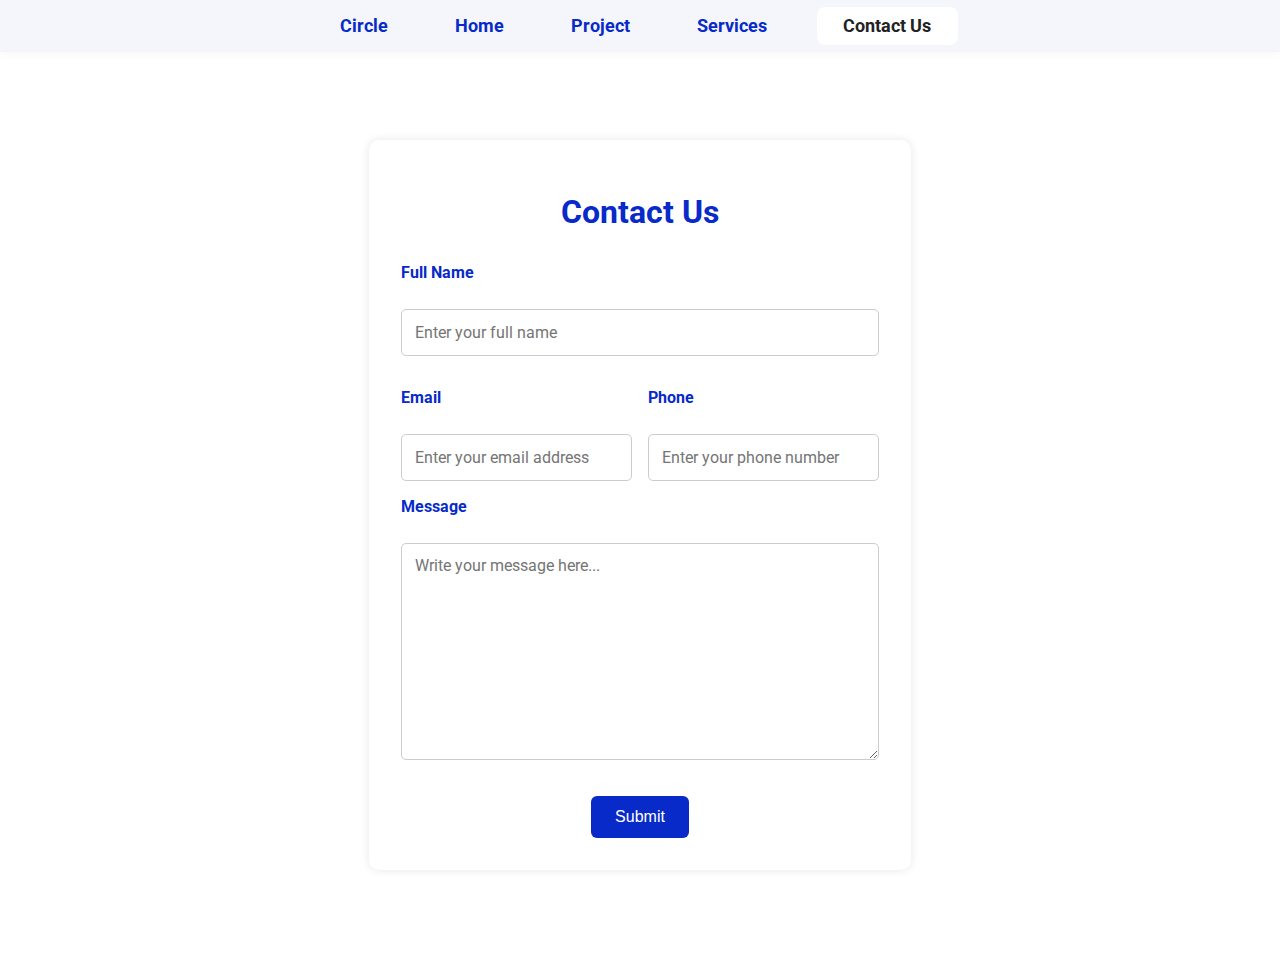
<file: project/contact.html>
<!DOCTYPE html>
<html lang="en">
<head>
  <meta charset="UTF-8" />
  <meta name="viewport" content="width=device-width, initial-scale=1.0" />
  <title>Contact Us Form</title>
  <link rel="preconnect" href="https://fonts.googleapis.com" />
  <link href="https://fonts.googleapis.com/css2?family=Roboto:wght@400;700&display=swap" rel="stylesheet" />
  <link rel="stylesheet" href="../css/global.css" />
  <link rel="stylesheet" href="../css/pages.css" />
</head>
<body>
  <header>
    <nav class="navbar">
      <ul class="navbar-menu">
  <li><a href="../index.html">Circle</a></li>
  <li><a href="../index.html">Home</a></li>
  <li><a href="1.html">Project</a></li>
  <li><a href="../index.html#services">Services</a></li>
  <li><a href="contact.html">Contact Us</a></li>
</ul>

      <!--<ul class="navbar-menu">
        <li><a href="project/index.html">Circle</a></li>
        <li><a href="project/index.html">Home</a></li>
        <li><a href="project/1.html">Project</a></li>
        <li><a href="#">Services</a></li>
       <li><a href="project/contact.html">Contact Us</a></li>
</ul>-->
    </nav>
  </header>

  <div class="container">
    <form id="form-container" method="get" class="formClass">
    <h1>Contact Us</h1>

    <div class="nameDiv">
      <label for="name">Full Name</label><br />
      <input type="text" placeholder="Enter your full name" name="name" id="name" required />
      <p id="errorName" hidden class="errorForm">Please, complete the field NAME with your name</p>
    </div>

    <div class="emailAndPhone">
      <div>
        <label for="email">Email</label><br />
        <input type="email" name="email" id="email" placeholder="Enter your email address" required />
        <p id="errorEmail" hidden class="errorForm">Please, complete the field EMAIL</p>
        <p id="errorFormatEmail" hidden class="errorForm">Invalid email</p>
      </div>
      <div>
        <label for="phone">Phone</label><br />
        <input type="text" name="phone" id="phone" placeholder="Enter your phone number" required />
        <p id="errorPhone" hidden class="errorForm">Please enter your phone number</p>
      </div>
    </div>

    <div class="messageDiv">
      <label for="message">Message</label><br />
      <textarea name="message" id="message" cols="30" rows="10" placeholder="Write your message here..." required></textarea>
      <p id="errorMessageUser" hidden class="errorForm">Write us at least 5 characters</p>
    </div>

    <div class="buttonSubmit">
      <button type="button" id="submitForm">Submit</button>
      <p class="errorForm" id="errorSubmit" hidden>PLEASE, REVIEW THE REQUIRED FIELDS</p>
    </div>

    <!-- Modal success message -->
    <div class="modal" style="display:none;">
      <div class="modal-content">
        <span class="close-button">×</span>
        <p class="modal-title">Circle Agency</p>
        <br />
        <h4>Thank you! Your form has been sent successfully!!</h4>
      </div>
    </div>
  </form>
  </div>

  <!-- Script -->
  <script src="../js/contact.js"></script>
</body>
</html>
</file>
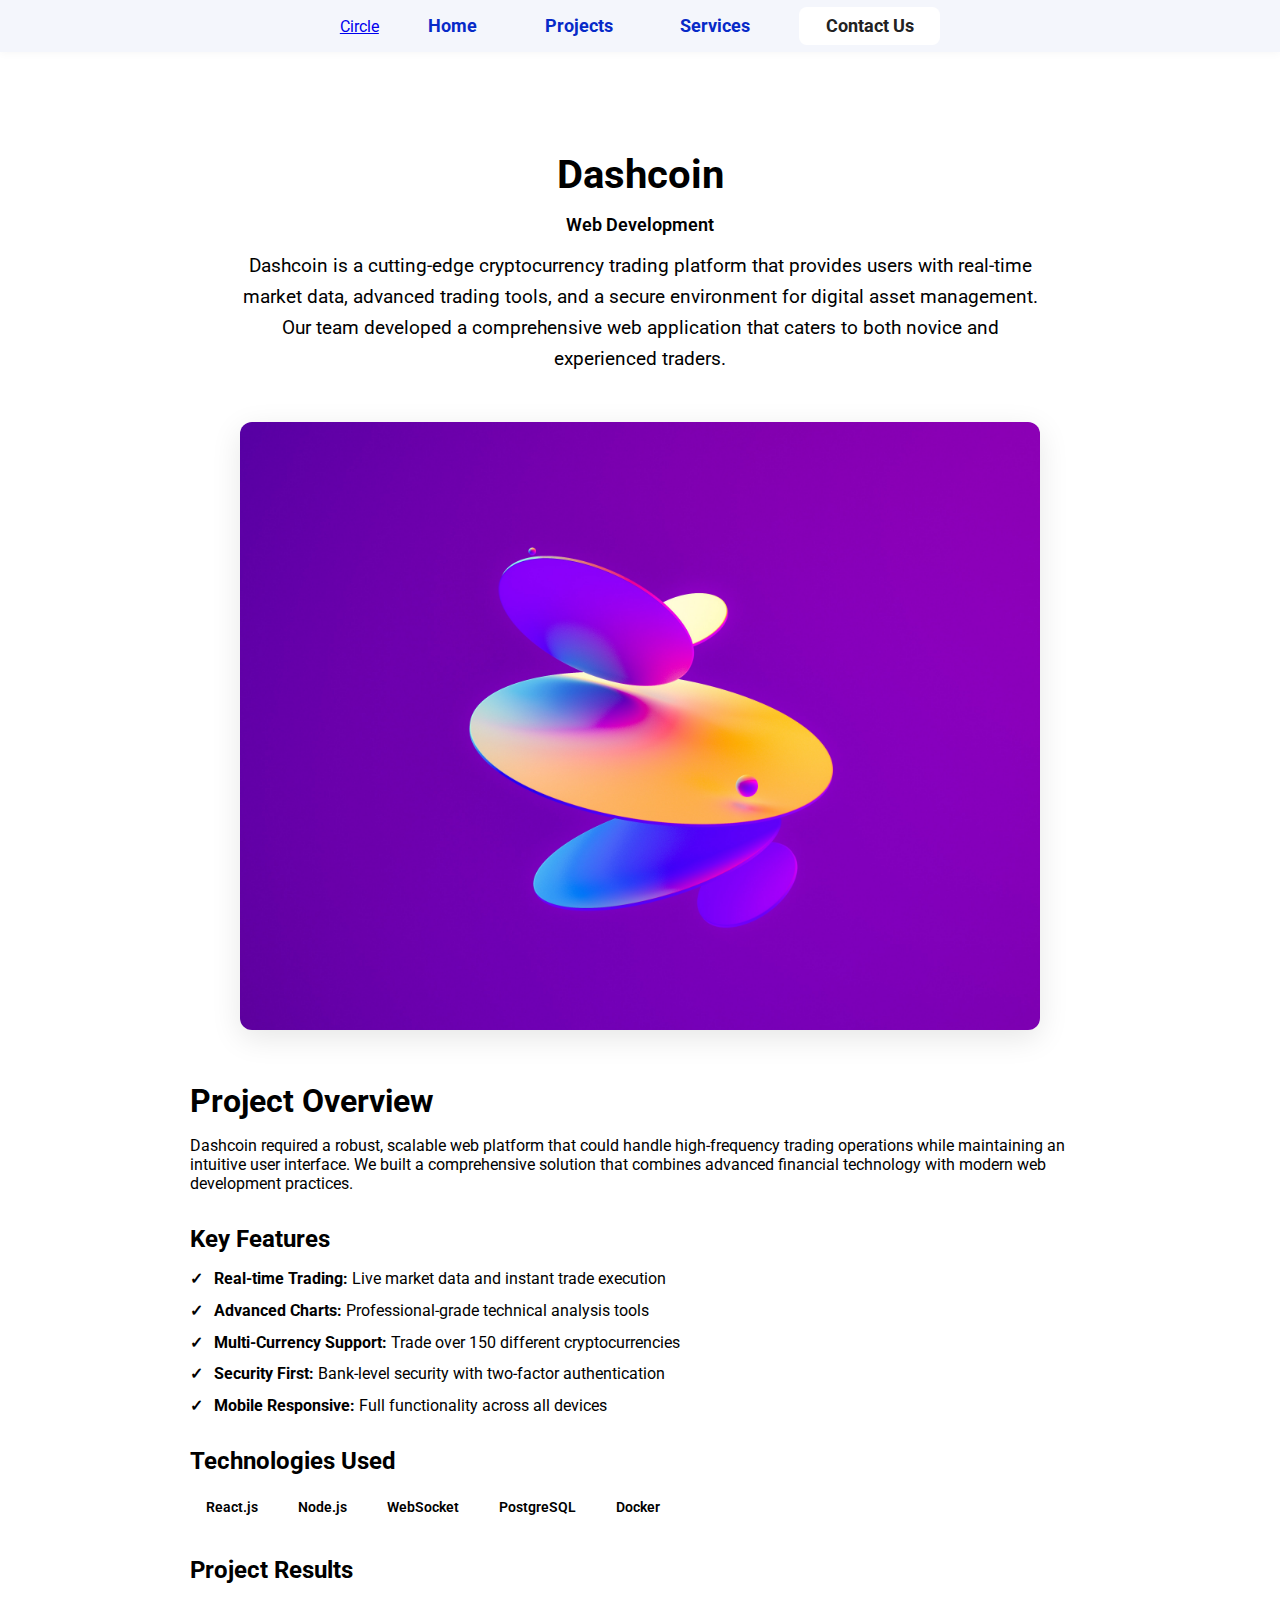
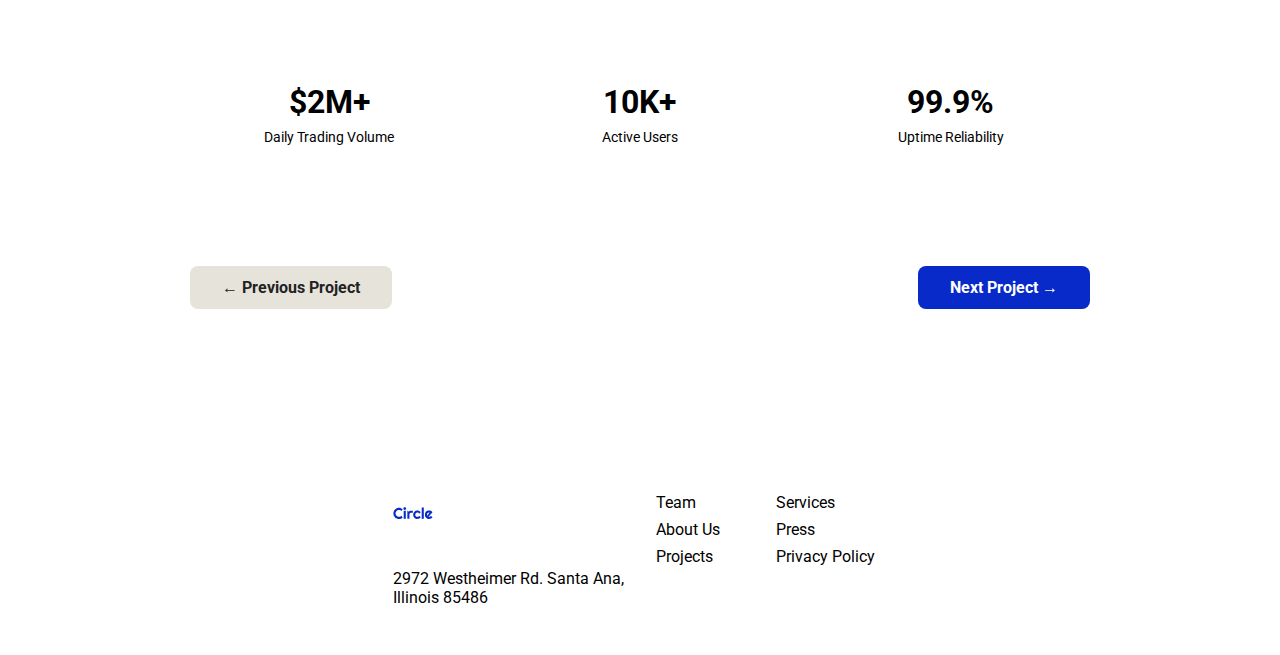
<file: project/dashcoin.html>
<!DOCTYPE html>
<html lang="en">
<head>
  <meta charset="UTF-8" />
  <meta name="viewport" content="width=device-width, initial-scale=1.0" />
  <title>Dashcoin - Circle Agency</title>
  <link rel="preconnect" href="https://fonts.googleapis.com">
  <link href="https://fonts.googleapis.com/css2?family=Roboto:wght@400;700&display=swap" rel="stylesheet">
  <link rel="stylesheet" href="../css/global.css" />
  <link rel="stylesheet" href="../css/pages.css" />
</head>
<body>
<header>
  <nav class="navbar">
    <div class="navbar-brand">
      <a href="../index.html">Circle</a>
    </div>
    <button class="hamburger" id="hamburger">
      <span class="bar"></span>
      <span class="bar"></span>
      <span class="bar"></span>
    </button>
    <ul class="navbar-menu" id="navbar-menu">
      <li><a href="../index.html">Home</a></li>
      <li><a href="../index.html#projects">Projects</a></li>
      <li><a href="../index.html#services">Services</a></li>
      <li><a href="contact.html" class="contact-btn">Contact Us</a></li>
    </ul>
  </nav>
</header>

<div class="container">
  <section class="project-detail">
    <div class="project-header">
      <h1>Dashcoin</h1>
      <p class="project-category">Web Development</p>
      <p class="project-description">
        Dashcoin is a cutting-edge cryptocurrency trading platform that provides users with real-time market data, 
        advanced trading tools, and a secure environment for digital asset management. Our team developed a 
        comprehensive web application that caters to both novice and experienced traders.
      </p>
    </div>

    <div class="project-image-main">
      <img src="../assets/projects-section/2.jpg" alt="Dashcoin Trading Platform" />
    </div>

    <div class="project-content">
      <div class="project-info">
        <h2>Project Overview</h2>
        <p>
          Dashcoin required a robust, scalable web platform that could handle high-frequency trading operations 
          while maintaining an intuitive user interface. We built a comprehensive solution that combines 
          advanced financial technology with modern web development practices.
        </p>

        <h3>Key Features</h3>
        <ul>
          <li><strong>Real-time Trading:</strong> Live market data and instant trade execution</li>
          <li><strong>Advanced Charts:</strong> Professional-grade technical analysis tools</li>
          <li><strong>Multi-Currency Support:</strong> Trade over 150 different cryptocurrencies</li>
          <li><strong>Security First:</strong> Bank-level security with two-factor authentication</li>
          <li><strong>Mobile Responsive:</strong> Full functionality across all devices</li>
        </ul>

        <h3>Technologies Used</h3>
        <div class="tech-stack">
          <span class="tech-tag">React.js</span>
          <span class="tech-tag">Node.js</span>
          <span class="tech-tag">WebSocket</span>
          <span class="tech-tag">PostgreSQL</span>
          <span class="tech-tag">Docker</span>
        </div>

        <h3>Project Results</h3>
        <div class="project-stats">
          <div class="stat">
            <h4>$2M+</h4>
            <p>Daily Trading Volume</p>
          </div>
          <div class="stat">
            <h4>10K+</h4>
            <p>Active Users</p>
          </div>
          <div class="stat">
            <h4>99.9%</h4>
            <p>Uptime Reliability</p>
          </div>
        </div>
      </div>
    </div>

    <div class="project-navigation">
      <a href="simplify.html" class="btn secondary">← Previous Project</a>
      <a href="smart.html" class="btn primary">Next Project →</a>
    </div>
  </section>
</div>

<footer class="site-footer container">
  <div class="footer-container">
    <div class="footer-brand">
      <img src="../assets/logos/circle.svg" alt="Circle Logo" class="footer-logo">
      <p>2972 Westheimer Rd. Santa Ana,<br>Illinois 85486</p>
    </div>
    <div class="footer-links">
      <ul>
        <li><a href="#">Team</a></li>
        <li><a href="../index.html#services">Services</a></li>
        <li><a href="#">About Us</a></li>
        <li><a href="#">Press</a></li>
        <li><a href="../index.html#projects">Projects</a></li>
        <li><a href="#">Privacy Policy</a></li>
      </ul>
    </div>
  </div>
</footer>

<script src="../js/main.js"></script>
</body>
</html>
</file>
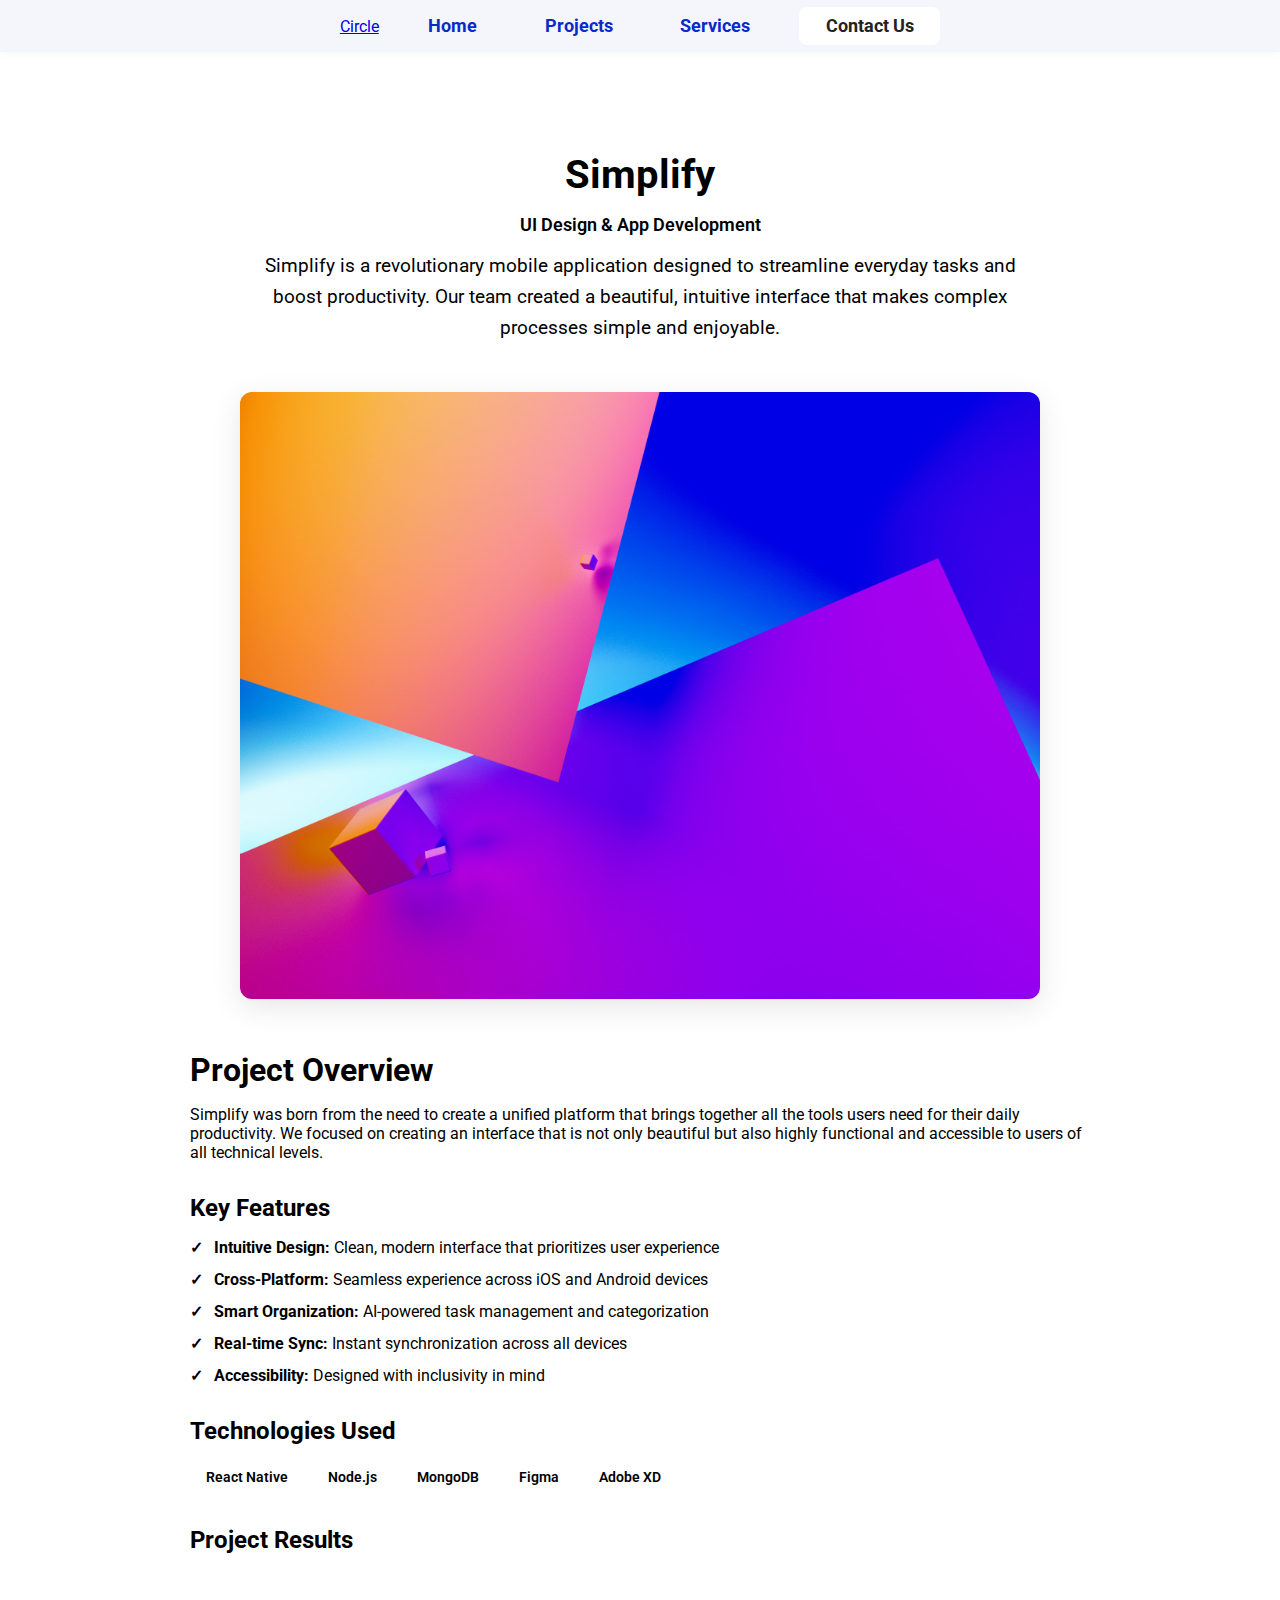
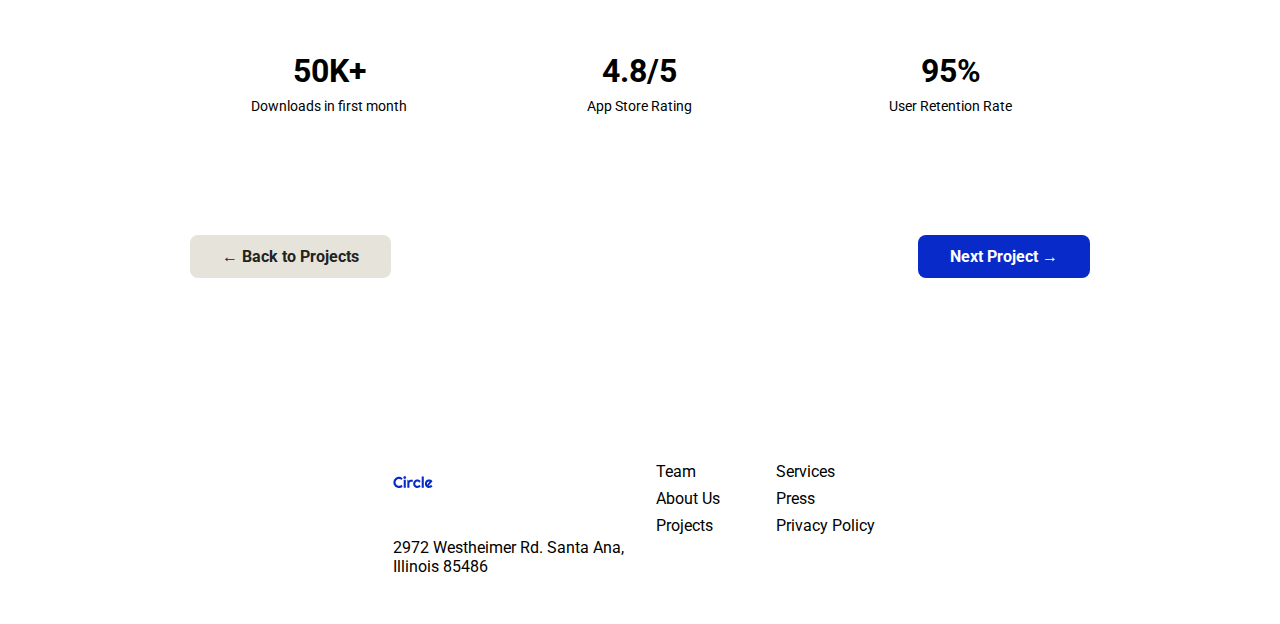
<file: project/simplify.html>
<!DOCTYPE html>
<html lang="en">
<head>
  <meta charset="UTF-8" />
  <meta name="viewport" content="width=device-width, initial-scale=1.0" />
  <title>Simplify - Circle Agency</title>
  <link rel="preconnect" href="https://fonts.googleapis.com">
  <link href="https://fonts.googleapis.com/css2?family=Roboto:wght@400;700&display=swap" rel="stylesheet">
  <link rel="stylesheet" href="../css/global.css" />
  <link rel="stylesheet" href="../css/pages.css" />
</head>
<body>
<header>
  <nav class="navbar">
    <div class="navbar-brand">
      <a href="index.html">Circle</a>
    </div>
    <button class="hamburger" id="hamburger">
      <span class="bar"></span>
      <span class="bar"></span>
      <span class="bar"></span>
    </button>
    <ul class="navbar-menu" id="navbar-menu">
      <li><a href="index.html">Home</a></li>
      <li><a href="index.html#projects">Projects</a></li>
      <li><a href="index.html#services">Services</a></li>
      <li><a href="contact.html" class="contact-btn">Contact Us</a></li>
    </ul>
  </nav>
</header>

<div class="container">
  <section class="project-detail">
    <div class="project-header">
      <h1>Simplify</h1>
      <p class="project-category">UI Design & App Development</p>
      <p class="project-description">
        Simplify is a revolutionary mobile application designed to streamline everyday tasks and boost productivity. 
        Our team created a beautiful, intuitive interface that makes complex processes simple and enjoyable.
      </p>
    </div>

    <div class="project-image-main">
      <img src="../assets/projects-section/1.jpg" alt="Simplify App Interface" />
    </div>

    <div class="project-content">
      <div class="project-info">
        <h2>Project Overview</h2>
        <p>
          Simplify was born from the need to create a unified platform that brings together all the tools users need 
          for their daily productivity. We focused on creating an interface that is not only beautiful but also highly 
          functional and accessible to users of all technical levels.
        </p>

        <h3>Key Features</h3>
        <ul>
          <li><strong>Intuitive Design:</strong> Clean, modern interface that prioritizes user experience</li>
          <li><strong>Cross-Platform:</strong> Seamless experience across iOS and Android devices</li>
          <li><strong>Smart Organization:</strong> AI-powered task management and categorization</li>
          <li><strong>Real-time Sync:</strong> Instant synchronization across all devices</li>
          <li><strong>Accessibility:</strong> Designed with inclusivity in mind</li>
        </ul>

        <h3>Technologies Used</h3>
        <div class="tech-stack">
          <span class="tech-tag">React Native</span>
          <span class="tech-tag">Node.js</span>
          <span class="tech-tag">MongoDB</span>
          <span class="tech-tag">Figma</span>
          <span class="tech-tag">Adobe XD</span>
        </div>

        <h3>Project Results</h3>
        <div class="project-stats">
          <div class="stat">
            <h4>50K+</h4>
            <p>Downloads in first month</p>
          </div>
          <div class="stat">
            <h4>4.8/5</h4>
            <p>App Store Rating</p>
          </div>
          <div class="stat">
            <h4>95%</h4>
            <p>User Retention Rate</p>
          </div>
        </div>
      </div>
    </div>

    <div class="project-navigation">
      <a href="index.html#projects" class="btn secondary">← Back to Projects</a>
      <a href="dashcoin.html" class="btn primary">Next Project →</a>
    </div>
  </section>
</div>

<footer class="site-footer container">
  <div class="footer-container">
    <div class="footer-brand">
      <img src="../assets/logos/circle.svg" alt="Circle Logo" class="footer-logo">
      <p>2972 Westheimer Rd. Santa Ana,<br>Illinois 85486</p>
    </div>
    <div class="footer-links">
      <ul>
        <li><a href="#">Team</a></li>
        <li><a href="index.html#services">Services</a></li>
        <li><a href="#">About Us</a></li>
        <li><a href="#">Press</a></li>
        <li><a href="index.html#projects">Projects</a></li>
        <li><a href="#">Privacy Policy</a></li>
      </ul>
    </div>
  </div>
</footer>

<script src="../js/main.js"></script>
</body>
</html>
</file>
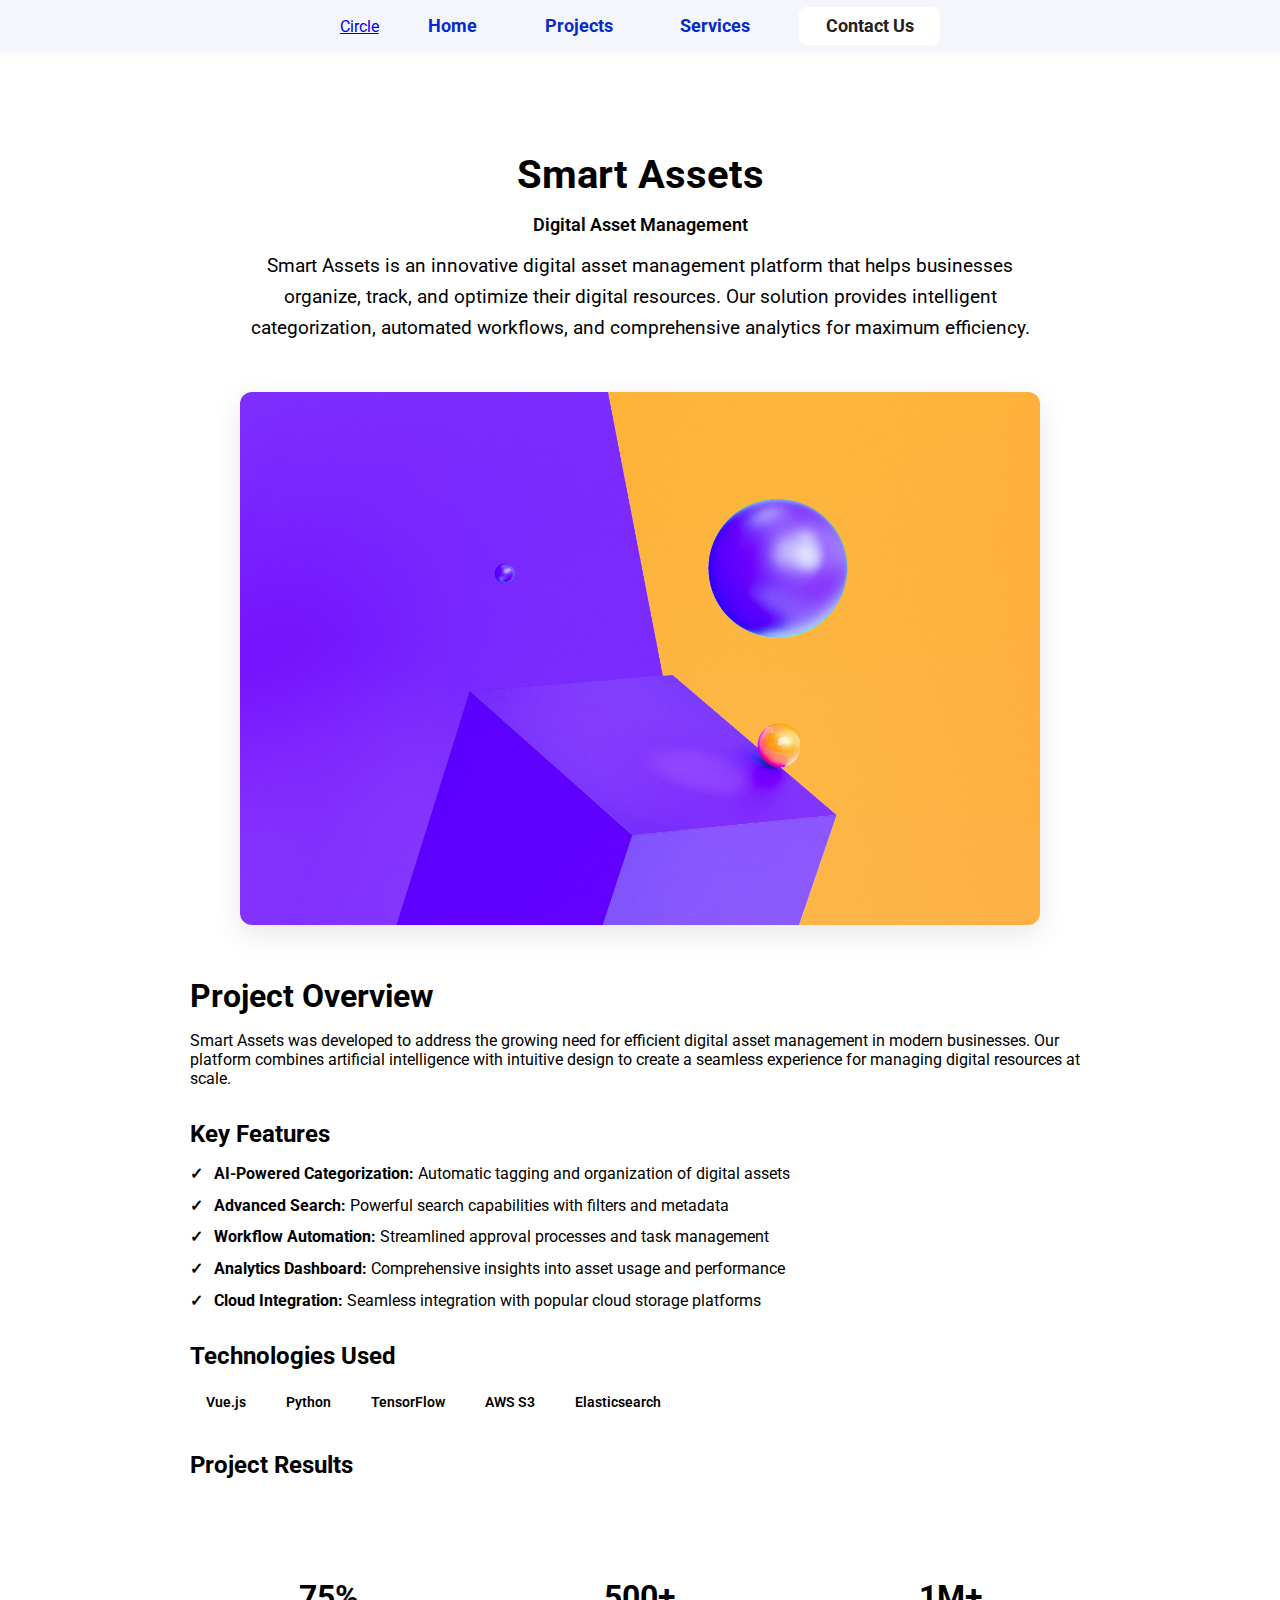
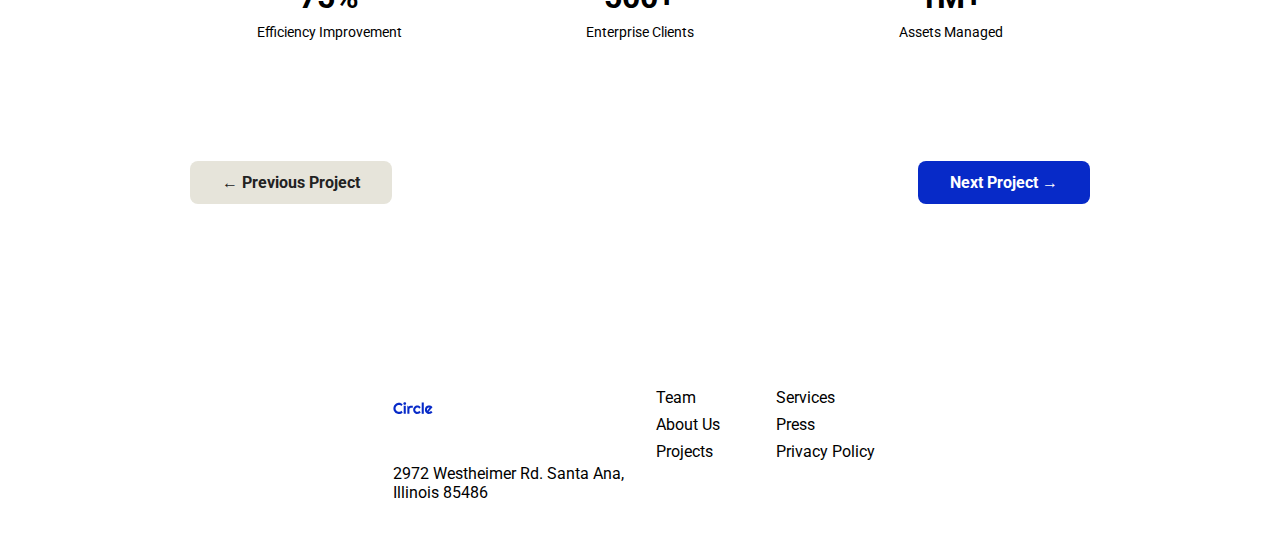
<file: project/smart.html>
<!DOCTYPE html>
<html lang="en">
<head>
  <meta charset="UTF-8" />
  <meta name="viewport" content="width=device-width, initial-scale=1.0" />
  <title>Smart Assets - Circle Agency</title>
  <link rel="preconnect" href="https://fonts.googleapis.com">
  <link href="https://fonts.googleapis.com/css2?family=Roboto:wght@400;700&display=swap" rel="stylesheet">
  <link rel="stylesheet" href="../css/global.css" />
  <link rel="stylesheet" href="../css/pages.css" />
</head>
<body>
<header>
  <nav class="navbar">
    <div class="navbar-brand">
      <a href="../index.html">Circle</a>
    </div>
    <button class="hamburger" id="hamburger">
      <span class="bar"></span>
      <span class="bar"></span>
      <span class="bar"></span>
    </button>
    <ul class="navbar-menu" id="navbar-menu">
      <li><a href="../index.html">Home</a></li>
      <li><a href="../index.html#projects">Projects</a></li>
      <li><a href="../index.html#services">Services</a></li>
      <li><a href="contact.html" class="contact-btn">Contact Us</a></li>
    </ul>
  </nav>
</header>

<div class="container">
  <section class="project-detail">
    <div class="project-header">
      <h1>Smart Assets</h1>
      <p class="project-category">Digital Asset Management</p>
      <p class="project-description">
        Smart Assets is an innovative digital asset management platform that helps businesses organize, 
        track, and optimize their digital resources. Our solution provides intelligent categorization, 
        automated workflows, and comprehensive analytics for maximum efficiency.
      </p>
    </div>

    <div class="project-image-main">
      <img src="../assets/projects-section/3.jpg" alt="Smart Assets Platform" />
    </div>

    <div class="project-content">
      <div class="project-info">
        <h2>Project Overview</h2>
        <p>
          Smart Assets was developed to address the growing need for efficient digital asset management 
          in modern businesses. Our platform combines artificial intelligence with intuitive design 
          to create a seamless experience for managing digital resources at scale.
        </p>

        <h3>Key Features</h3>
        <ul>
          <li><strong>AI-Powered Categorization:</strong> Automatic tagging and organization of digital assets</li>
          <li><strong>Advanced Search:</strong> Powerful search capabilities with filters and metadata</li>
          <li><strong>Workflow Automation:</strong> Streamlined approval processes and task management</li>
          <li><strong>Analytics Dashboard:</strong> Comprehensive insights into asset usage and performance</li>
          <li><strong>Cloud Integration:</strong> Seamless integration with popular cloud storage platforms</li>
        </ul>

        <h3>Technologies Used</h3>
        <div class="tech-stack">
          <span class="tech-tag">Vue.js</span>
          <span class="tech-tag">Python</span>
          <span class="tech-tag">TensorFlow</span>
          <span class="tech-tag">AWS S3</span>
          <span class="tech-tag">Elasticsearch</span>
        </div>

        <h3>Project Results</h3>
        <div class="project-stats">
          <div class="stat">
            <h4>75%</h4>
            <p>Efficiency Improvement</p>
          </div>
          <div class="stat">
            <h4>500+</h4>
            <p>Enterprise Clients</p>
          </div>
          <div class="stat">
            <h4>1M+</h4>
            <p>Assets Managed</p>
          </div>
        </div>
      </div>
    </div>

    <div class="project-navigation">
      <a href="dashcoin.html" class="btn secondary">← Previous Project</a>
      <a href="vectorify.html" class="btn primary">Next Project →</a>
    </div>
  </section>
</div>

<footer class="site-footer container">
  <div class="footer-container">
    <div class="footer-brand">
      <img src="../assets/logos/circle.svg" alt="Circle Logo" class="footer-logo">
      <p>2972 Westheimer Rd. Santa Ana,<br>Illinois 85486</p>
    </div>
    <div class="footer-links">
      <ul>
        <li><a href="#">Team</a></li>
        <li><a href="../index.html#services">Services</a></li>
        <li><a href="#">About Us</a></li>
        <li><a href="#">Press</a></li>
        <li><a href="../index.html#projects">Projects</a></li>
        <li><a href="#">Privacy Policy</a></li>
      </ul>
    </div>
  </div>
</footer>

<script src="../js/main.js"></script>
</body>
</html>
</file>
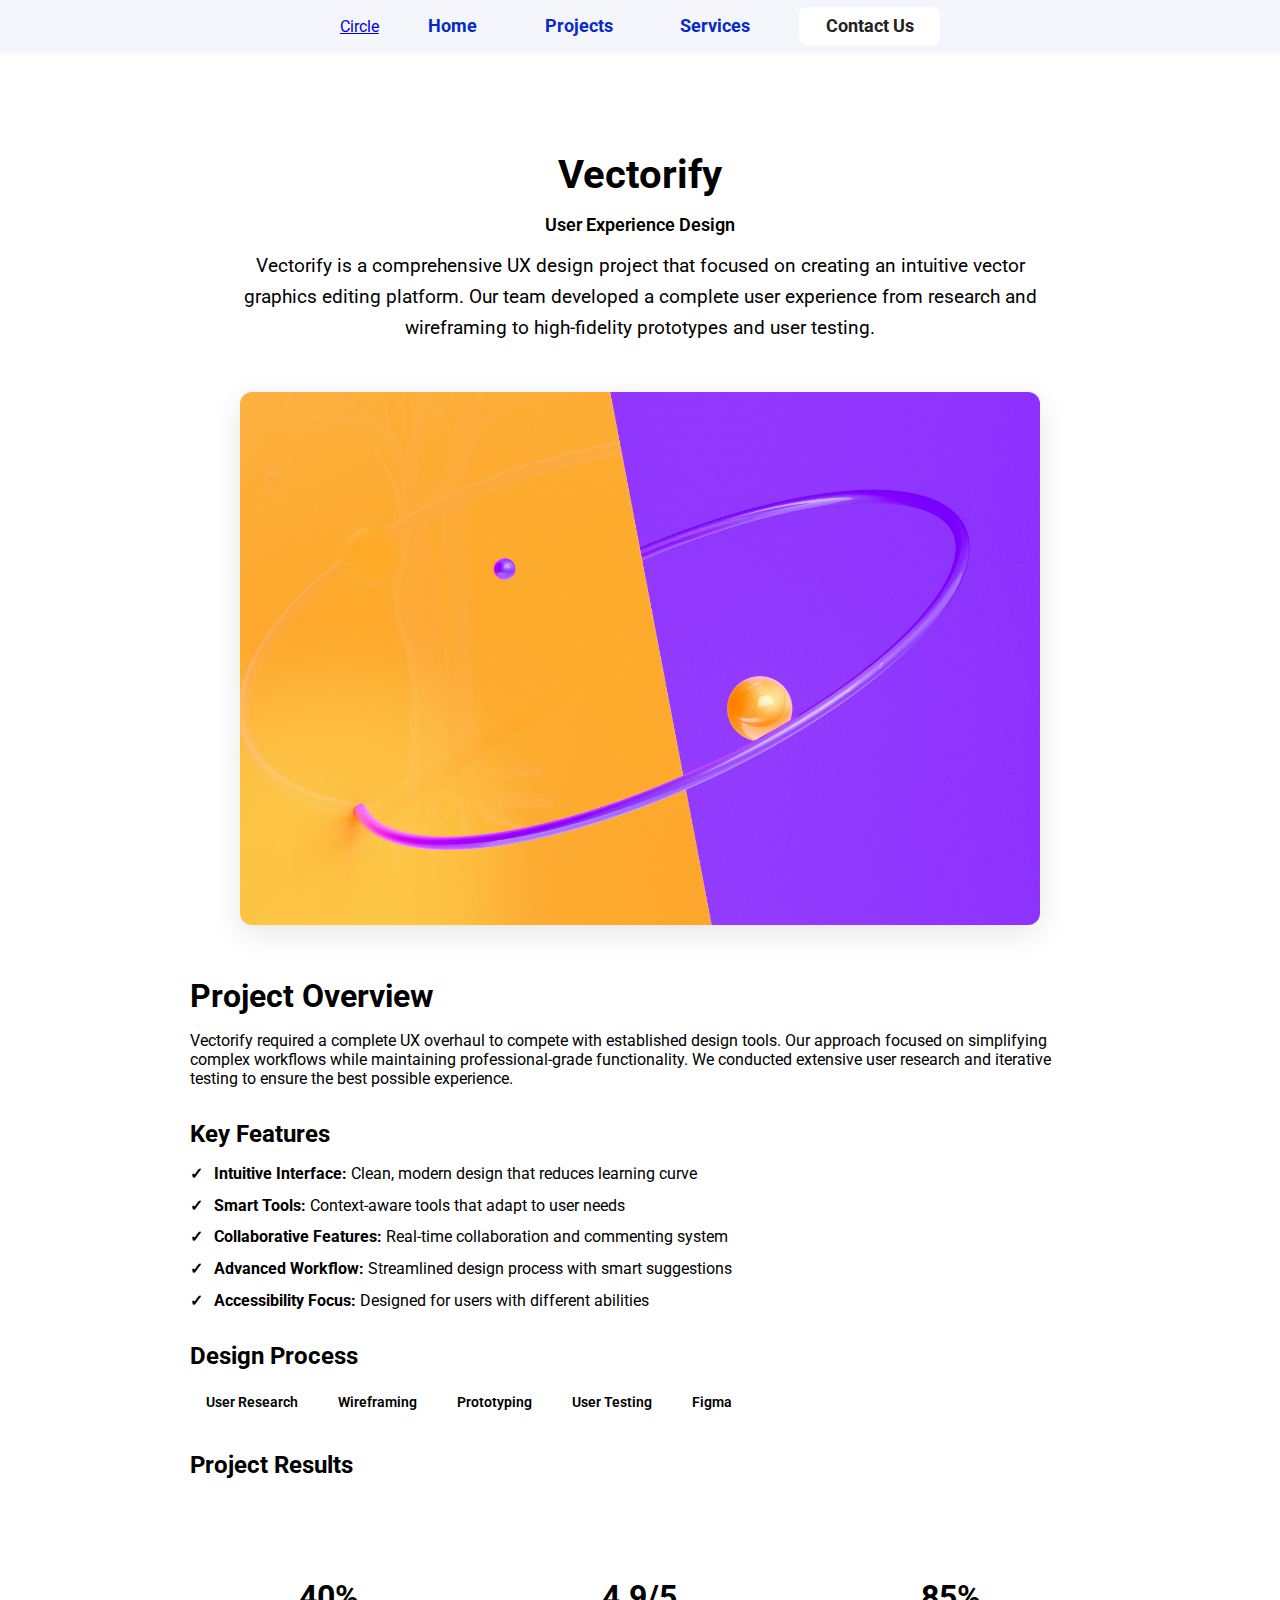
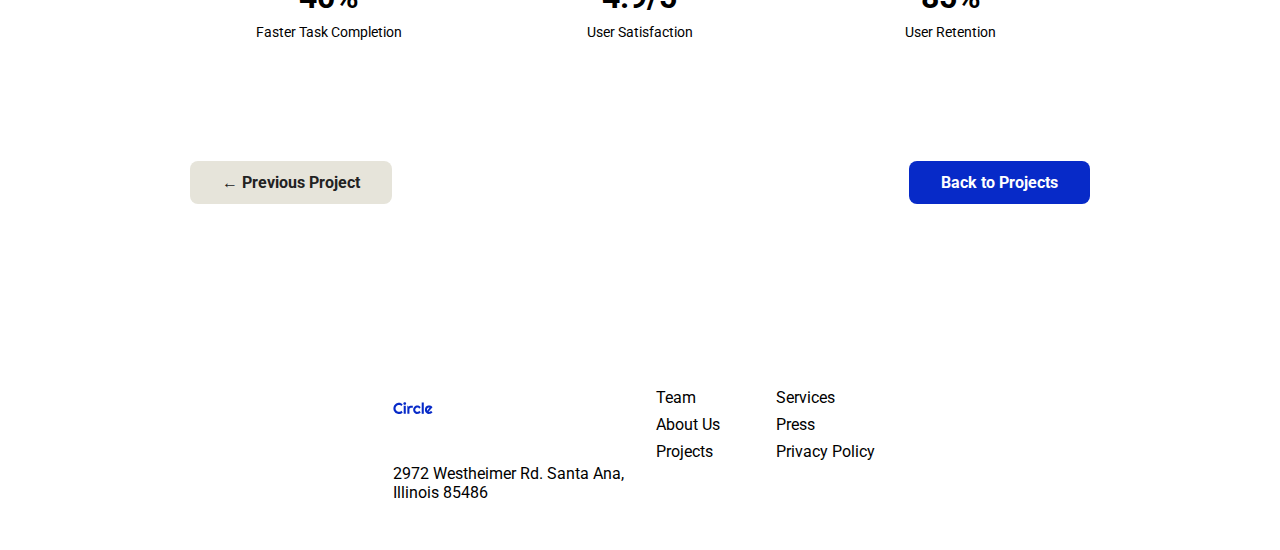
<file: project/vectorify.html>
<!DOCTYPE html>
<html lang="en">
<head>
  <meta charset="UTF-8" />
  <meta name="viewport" content="width=device-width, initial-scale=1.0" />
  <title>Vectorify - Circle Agency</title>
  <link rel="preconnect" href="https://fonts.googleapis.com">
  <link href="https://fonts.googleapis.com/css2?family=Roboto:wght@400;700&display=swap" rel="stylesheet">
  <link rel="stylesheet" href="../css/global.css" />
  <link rel="stylesheet" href="../css/pages.css" />
</head>
<body>
<header>
  <nav class="navbar">
    <div class="navbar-brand">
      <a href="index.html">Circle</a>
    </div>
    <button class="hamburger" id="hamburger">
      <span class="bar"></span>
      <span class="bar"></span>
      <span class="bar"></span>
    </button>
    <ul class="navbar-menu" id="navbar-menu">
      <li><a href="index.html">Home</a></li>
      <li><a href="index.html#projects">Projects</a></li>
      <li><a href="index.html#services">Services</a></li>
      <li><a href="contact.html" class="contact-btn">Contact Us</a></li>
    </ul>
  </nav>
</header>

<div class="container">
  <section class="project-detail">
    <div class="project-header">
      <h1>Vectorify</h1>
      <p class="project-category">User Experience Design</p>
      <p class="project-description">
        Vectorify is a comprehensive UX design project that focused on creating an intuitive vector graphics 
        editing platform. Our team developed a complete user experience from research and wireframing to 
        high-fidelity prototypes and user testing.
      </p>
    </div>

    <div class="project-image-main">
      <img src="../assets/projects-section/4.jpg" alt="Vectorify UX Design" />
    </div>

    <div class="project-content">
      <div class="project-info">
        <h2>Project Overview</h2>
        <p>
          Vectorify required a complete UX overhaul to compete with established design tools. Our approach 
          focused on simplifying complex workflows while maintaining professional-grade functionality. 
          We conducted extensive user research and iterative testing to ensure the best possible experience.
        </p>

        <h3>Key Features</h3>
        <ul>
          <li><strong>Intuitive Interface:</strong> Clean, modern design that reduces learning curve</li>
          <li><strong>Smart Tools:</strong> Context-aware tools that adapt to user needs</li>
          <li><strong>Collaborative Features:</strong> Real-time collaboration and commenting system</li>
          <li><strong>Advanced Workflow:</strong> Streamlined design process with smart suggestions</li>
          <li><strong>Accessibility Focus:</strong> Designed for users with different abilities</li>
        </ul>

        <h3>Design Process</h3>
        <div class="tech-stack">
          <span class="tech-tag">User Research</span>
          <span class="tech-tag">Wireframing</span>
          <span class="tech-tag">Prototyping</span>
          <span class="tech-tag">User Testing</span>
          <span class="tech-tag">Figma</span>
        </div>

        <h3>Project Results</h3>
        <div class="project-stats">
          <div class="stat">
            <h4>40%</h4>
            <p>Faster Task Completion</p>
          </div>
          <div class="stat">
            <h4>4.9/5</h4>
            <p>User Satisfaction</p>
          </div>
          <div class="stat">
            <h4>85%</h4>
            <p>User Retention</p>
          </div>
        </div>
      </div>
    </div>

    <div class="project-navigation">
      <a href="smart.html" class="btn secondary">← Previous Project</a>
      <a href="index.html#projects" class="btn primary">Back to Projects</a>
    </div>
  </section>
</div>

<footer class="site-footer container">
  <div class="footer-container">
    <div class="footer-brand">
      <img src="../assets/logos/circle.svg" alt="Circle Logo" class="footer-logo">
      <p>2972 Westheimer Rd. Santa Ana,<br>Illinois 85486</p>
    </div>
    <div class="footer-links">
      <ul>
        <li><a href="#">Team</a></li>
        <li><a href="index.html#services">Services</a></li>
        <li><a href="#">About Us</a></li>
        <li><a href="#">Press</a></li>
        <li><a href="index.html#projects">Projects</a></li>
        <li><a href="#">Privacy Policy</a></li>
      </ul>
    </div>
  </div>
</footer>

<script src="../js/main.js"></script>
</body>
</html>
</file>
<file: css/global.css>
root {
  /* Brand palette */
  --primary:         #072ac8;
  --primary-light:   #a2d6f9;
  --primary-lighter: #d1edff;
  --secondary-light: #fce300;
  --secondary-dark:  #ffc600;

 /* Neutrals */
  --neutral-light:   #f4f6fc;
  --neutral-medium:  #6b708d;
  --neutral-dark:    #292e47;

  /* Semantic */
  --wrong:           #b33a3a;
  --right:           #28a428;

  --white:           #ffffff;
  --black:           #000000;
  --background:      #f2f4fc;
}

/* Box-sizing reset */
*, *::before, *::after { box-sizing: border-box; }

/* Remove default margins */
html, body { margin: 0; padding: 0; }

body {
  font-family: "Roboto", sans-serif;
  color: var(--neutral-dark);
  background: var(--background);
}
/* Reusable wrapper */
.container {
  max-width: 1200px;
  margin: 0 auto;
  padding-inline: 1rem;
}
/* Typography scale – mobile first */
h1 { font-size: 2rem;   font-weight: 700; }
h2 { font-size: 1.5rem; font-weight: 700; }
h3 { font-size: 1.25rem; }
h4 { font-size: 1.125rem; }
/* body is already 1rem */

/* ≥768 px (tablet) */
@media (min-width: 768px) {
  h1 { font-size: 2.5rem; }
  h2 { font-size: 2rem; }
  h3 { font-size: 1.5rem; }
  h4 { font-size: 1.25rem; }
}
.body::before {
  content: "";
  position: fixed;
  top: 0; left: 0; right: 0; bottom: 0;
  pointer-events: none;
  z-index: 0;
  background-image:
    radial-gradient(white 1px, transparent 1px),
    radial-gradient(white 1.5px, transparent 1.5px),
    radial-gradient(white 0.5px, transparent 0.5px);
  background-size: 80px 80px, 120px 120px, 200px 200px;
  background-position: 0 0, 40px 60px, 100px 120px;
  opacity: 0.7;
}
.navbar {
  display: flex;
  align-items: center;
  justify-content: center;
  background: var(--primary, #f4f6fc);
  padding: 1rem 2rem;
  box-shadow: 0 2px 8px rgba(0,0,0,0.03);
  gap: 2rem;
}

.navbar-menu {
  display: flex;
  gap: 2rem;
  list-style: none;
  margin: 0;
  padding: 0;
}

.navbar-menu li a {
  color: #072ac8;
  text-decoration: none;
  font-weight: 700;
  font-size: 1.1rem;
  transition: color 0.2s;
  padding: 0.5em 1em;
  border-radius: 6px;
}

.navbar-menu li a:hover {
  background: var(--primary-light, #a2d6f9);
  color: var(--primary, #072ac8);
}

.navbar-menu li:last-child a {
  background: var(--secondary-dark, #fff);
  color: #222;
  border-radius: 8px;
  font-weight: 700;
  padding: 0.5em 1.5em;
  transition: background 0.2s, color 0.2s;
}

.navbar-menu li:last-child a:hover {
  background: var(--secondary-light, #fce300);
  color: #222;
}

/* Hero section styles */
.hero {
  display: flex;
  align-items: center;
  justify-content: center;
  gap: 48px;
  padding: 60px 0 40px 0;
  max-width: 1200px;
  margin: 0 auto;
  z-index: 2;
  position: relative;
}

.hero-image img {
  width: 500px;
  max-width: 50vw;
  height: auto;
}

.hero-content {
  max-width: 480px;
  display: flex;
  flex-direction: column;
  gap: 24px;
}

.hero-content h1 {
  font-size: 2.5rem;
  font-weight: 800;
  color: var(--primary, #072ac8);
  margin: 0 0 12px 0;
}

.hero-content p {
  font-size: 1.2rem;
  color: var(--neutral-dark, #292e47);
  margin: 0 0 24px 0;
}

.hero-buttons {
  display: flex;
  gap: 18px;
}

.btn {
  padding: 0.75em 2em;
  border-radius: 8px;
  font-weight: 700;
  text-decoration: none;
  font-size: 1rem;
  transition: background 0.2s, color 0.2s;
  display: inline-block;
}

.btn.primary {
  background: var(--primary, #072ac8);
  color: #fff;
}

.btn.secondary {
  background: var(--secondary-dark, #e6e4da);
  color: #222;
}

.btn.primary:hover {
  background: var(--primary-light, #a2d6f9);
  color: #072ac8;
}

.btn.secondary:hover {
  background: var(--secondary-light, #fce300);
  color: #222;
}

/* Responsive */
@media (max-width: 900px) {
  .hero {
    flex-direction: column;
    gap: 32px;
    padding: 32px 0;
    text-align: center;
  }
  .hero-image img {
    width: 90vw;
    max-width: 340px;
    margin: 0 auto;
  }
  .hero-content {
    align-items: center;
  }
}
.container {
  display: flex;
  flex-wrap: wrap;
  justify-content: center;
  gap: 24px;
  padding: 40px 20px;
  z-index: 1;
  position: relative;
}

.projects-grid {
  display: grid;
  grid-template-columns: repeat(auto-fit, minmax(320px, 1fr));
  gap: 32px;
  width: 100vw;
  margin-left: 50%;
  transform: translateX(-50%);
  box-sizing: border-box;
  padding: 32px 0;
}

.project-card, .card {
  background: #fff;
  border-radius: 18px;
  box-shadow: 0 4px 24px rgba(7, 42, 200, 0.08), 0 1.5px 6px rgba(0,0,0,0.04);
  overflow: hidden;
  display: flex;
  flex-direction: column;
  align-items: center;
  padding: 24px 18px;
  transition: box-shadow 0.2s;
}

.project-card:hover, .card:hover {
  box-shadow: 0 8px 32px rgba(7, 42, 200, 0.16), 0 3px 12px rgba(0,0,0,0.08);
}
 


.empresas {
  display: grid;
  grid-template-columns: repeat(auto-fit, minmax(140px, 1fr));
  gap: 32px;
  align-items: center;
  justify-items: center;
  padding: 32px 0;
  width: 100vw;
  margin-left: 50%;
  transform: translateX(-50%);
  box-sizing: border-box;
}

.empresas img {
  max-width: 120px;
  width: 100%;
  max-height: 70px;
  object-fit: contain;
  filter: grayscale(1);
  transition: filter 0.3s;
}


@media (max-width: 768px) {
  .nav-list { position: fixed; inset: 0 0 0 60%; flex-direction: column; padding: 4rem 1rem; background:#fff; transform: translateX(100%); transition: transform .3s; }
  .nav-list.open { transform: translateX(0); }
  .nav-toggle { display: block; }
  .nav-toggle.open .bar:nth-child(1) { transform: translateY(7px) rotate(45deg); }
  .nav-toggle.open .bar:nth-child(2) { opacity: 0; }
  .nav-toggle.open .bar:nth-child(3) { transform: translateY(-7px) rotate(-45deg); }

}

.client-review {
  background: #292e47;
  border-radius: 16px;
  box-shadow: 0 4px 24px rgba(7, 42, 200, 0.08), 0 1.5px 6px rgba(0,0,0,0.04);
  padding: 32px 40px;
  margin: 32px auto;
  max-width: 900px;
  display: flex;
  align-items: center;
  gap: 32px;
  font-size: 1.15rem;
  color: #e9eaf3;
}

.client-review-text {
  flex: 2;
}

.client-review-text h3 {
  margin-top: 0;
  color: #c1c807;
  font-size: 1.2rem;
  font-weight: 700;
}

.client-review-profile {
  display: flex;
  align-items: center;
  gap: 16px;
  flex: 1;
}

.client-img {
  width: 56px;
  height: 56px;
  border-radius: 50%;
  object-fit: cover;
  border: 2px solid #072ac8;
}

.client-review-profile strong {
  color: #072ac8;
  font-size: 1rem;
}

.client-review-profile span {
  color: #6b708d;
  font-size: 0.95rem;
}

@media (max-width: 700px) {
  .client-review {
    flex-direction: column;
    text-align: center;
    gap: 18px;
    padding: 24px 12px;
  }
  .client-review-profile {
    justify-content: center;
  }
}
.services-section {
  padding: 3rem 1rem;
  background: #f9f9f9;
  text-align: center;
}

.services-section h2 {
  font-size: 2rem;
  margin-bottom: 2rem;
}

.services-cards {
  display: flex;
  flex-wrap: wrap;
  gap: 2rem;
  justify-content: center;
}

.service-card {
  background: #fff;
  border-radius: 16px;
  box-shadow: 0 2px 12px rgba(0,0,0,0.08);
  padding: 2rem 1.5rem;
  width: 300px;
  display: flex;
  flex-direction: column;
  align-items: center;
}

.service-icon img {
  width: 48px;
  height: 48px;
  margin-bottom: 1rem;
}

.service-card h3 {
  margin: 1rem 0 0.5rem 0;
  font-size: 1.2rem;
}

.service-card p {
  font-size: 1rem;
  margin-bottom: 1.5rem;
}

.service-card a {
  color: #007bff;
  text-decoration: none;
  font-weight: bold;
}
 /*.question-form*/
.bottom-yellow-bar {
  position:auto;
  left: 0;
  bottom: 0;
  width: 100vw;
  height: 25vh;
  background: yellow;
  display: flex;
  align-items: center;
  justify-content: center;
  box-shadow: 0 -2px 8px rgba(0,0,0,0.1);
  z-index: 9999; 
}

.question-content {
  display: flex;
  flex-direction: column;
  align-items: center;
  width: 100%;
}

.question-content span {
  font-size: 1.5rem;
  margin-bottom: 1rem;
  font-weight: bold;
}

.question-form {
  display: flex;
  width: 60%;
  max-width: 500px;
}

.question-form input[type="text"] {
  flex: 1;
  padding: 0.5rem;
  font-size: 1rem;
  border: 1px solid #ccc;
  border-radius: 4px 0 0 4px;
  outline: none;
}

.question-form button {
  padding: 0.5rem 1.2rem;
  font-size: 1rem;
  border: none;
  background: #333;
  color: #fff;
  border-radius: 0 4px 4px 0;
  cursor: pointer;
}
</file>
<file: css/pages.css>
/* Hero */
.hero {
  padding: 4rem 0;
  text-align: center;
  background: var(--background);
}
.hero h1 { color: var(--primary); }

/* Grid helpers */
.card-grid {
  display: grid;
  gap: 1.5rem;
  grid-template-columns: repeat(auto-fit, minmax(250px, 1fr));
}

/* Responsive nav */
.hamburger { background: none; border: none; font-size: 1.5rem; cursor: pointer; display: none; }
.hidden    { display: none; }

@media (max-width: 767px) {
  .hamburger { display: block; }
  .nav {
    position: absolute; top: 60px; right: 0;
    background: var(--white); border: 1px solid #eee;
    width: 200px; padding: 1rem;
 }
  .nav ul { display: flex; flex-direction: column; gap: .5rem; }
}

/* Email and Phone fields layout */
.emailAndPhone {
  display: flex;
  gap: 1rem;
  margin-top: 1rem;
}

.emailAndPhone > div {
  flex: 1;
}

@media (max-width: 600px) {
  .emailAndPhone {
    flex-direction: column;
    gap: 0;
  }
}

/* --------------------------
   Contact Form Styles
--------------------------- */

.formClass {
  max-width: 600px;
  margin: 3rem auto;
  padding: 2rem;
  background: var(--white, #ffffff);
  border-radius: 10px;
  box-shadow: 0 0 10px rgba(0,0,0,0.1);
  position: relative;
  z-index: 10;
}

.formClass h1 {
  text-align: center;
  color: var(--primary, #072ac8);
  margin-bottom: 2rem;
  font-size: 2rem;
}

label {
  font-weight: bold;
  color: var(--primary, #072ac8);
  display: block;
  margin-top: 1rem;
}

input, textarea {
  width: 100%;
  padding: 0.8rem;
  margin-top: 0.5rem;
  border: 1px solid #ccc;
  border-radius: 5px;
  font-family: 'Roboto', sans-serif;
  font-size: 1rem;
  box-sizing: border-box;
}

textarea {
  resize: vertical;
}

.errorForm {
  color: red;
  font-size: 0.9em;
  margin-top: 0.25rem;
}

.buttonSubmit {
  text-align: center;
  margin-top: 2rem;
}

.buttonSubmit button {
  background-color: var(--primary, #072ac8);
  color: var(--white, #ffffff);
  border: none;
  padding: 12px 24px;
  border-radius: 6px;
  font-size: 1rem;
  cursor: pointer;
  transition: background-color 0.3s ease;
}

.buttonSubmit button:hover {
  background-color: var(--primary-lighter, #d1edff);
  color: var(--primary, #072ac8);
}

/* Modal Styles */

.modal {
  position: fixed;
  top: 0;
  left: 0;
  width: 100%;
  height: 100%;
  background: rgba(0,0,0,0.7);
  display: flex;
  justify-content: center;
  align-items: center;
  z-index: 1000;
}

.modal-content {
  background: var(--white, #ffffff);
  padding: 2rem;
  border-radius: 10px;
  text-align: center;
  position: relative;
  width: 90%;
  max-width: 500px;
}

.close-button {
  position: absolute;
  top: 15px;
  right: 20px;
  font-size: 1.5rem;
  font-weight: bold;
  color: var(--primary, #072ac8);
  background: none;
  border: none;
  cursor: pointer;
}

/* Recent projects section */
.recent-projects {
  padding: 4rem 1rem;
  background: var(--background);
}

.recent-projects h2 {
  text-align: center;
  margin-bottom: 3rem;
  color: var(--primary);
  font-size: clamp(1.5rem, 4vw, 2rem);
}

.projects-grid {
  display: grid;
  grid-template-columns: repeat(auto-fit, minmax(280px, 1fr));
  gap: 2rem;
  max-width: 1200px;
  margin: 0 auto;
  justify-content: center;
}

/* Alternative approach: Use flexbox for better centering when few items */
.projects-grid {
  display: grid;
  grid-template-columns: repeat(auto-fit, minmax(280px, 1fr));
  gap: 2rem;
  max-width: 1200px;
  margin: 0 auto;
  justify-content: center;
}

.project-card {
  background: var(--white, #ffffff);
  border-radius: 12px;
  box-shadow: 0 4px 20px rgba(0,0,0,0.1);
  overflow: hidden;
  transition: transform 0.3s ease, box-shadow 0.3s ease;
}

.project-card:hover {
  transform: translateY(-5px);
  box-shadow: 0 8px 30px rgba(0,0,0,0.15);
}

.project-card img {
  width: 100%;
  height: 200px;
  object-fit: cover;
}

.card-body {
  padding: 1.5rem;
}

.card-body h3 {
  margin: 0 0 0.5rem 0;
  color: var(--primary);
  font-size: 1.2rem;
}

.card-body p {
  color: var(--neutral-medium);
  margin: 0 0 1rem 0;
  font-size: 0.9rem;
}

.btn--link {
  background: transparent;
  color: var(--primary);
  border: 2px solid var(--primary);
  padding: 0.5rem 1.5rem;
  border-radius: 6px;
  text-decoration: none;
  font-weight: 600;
  transition: all 0.3s ease;
  display: inline-block;
  margin-top: 1rem;
}

.btn--link:hover {
  background: var(--primary);
  color: var(--white);
  transform: translateY(-2px);
  box-shadow: 0 4px 12px rgba(7, 42, 200, 0.3);
}

@media (max-width: 640px) {
  .projects-grid {
    grid-template-columns: 1fr;
    gap: 1.5rem;
    padding: 0 1rem;
  }
  
  .recent-projects {
    padding: 2rem 1rem;
  }
}

/* Project Detail Pages */
.project-detail {
  padding: 2rem 0;
}

.project-header {
  text-align: center;
  margin-bottom: 3rem;
}

.project-header h1 {
  color: var(--primary);
  margin-bottom: 0.5rem;
}

.project-category {
  color: var(--secondary-dark);
  font-weight: 600;
  font-size: 1.1rem;
  margin-bottom: 1rem;
}

.project-description {
  font-size: 1.2rem;
  color: var(--neutral-dark);
  line-height: 1.6;
  max-width: 800px;
  margin: 0 auto;
}

.project-image-main {
  text-align: center;
  margin: 3rem 0;
}

.project-image-main img {
  width: 100%;
  max-width: 800px;
  height: auto;
  border-radius: 12px;
  box-shadow: 0 8px 30px rgba(0,0,0,0.1);
}

.project-content {
  max-width: 900px;
  margin: 0 auto;
}

.project-info h2 {
  color: var(--primary);
  margin-bottom: 1rem;
}

.project-info h3 {
  color: var(--primary);
  margin-top: 2rem;
  margin-bottom: 1rem;
}

.project-info ul {
  list-style: none;
  padding: 0;
}

.project-info li {
  margin-bottom: 0.8rem;
  padding-left: 1.5rem;
  position: relative;
}

.project-info li:before {
  content: "✓";
  position: absolute;
  left: 0;
  color: var(--secondary-dark);
  font-weight: bold;
}

.tech-stack {
  display: flex;
  flex-wrap: wrap;
  gap: 0.5rem;
  margin-top: 1rem;
}

.tech-tag {
  background: var(--primary-lighter);
  color: var(--primary);
  padding: 0.5rem 1rem;
  border-radius: 20px;
  font-size: 0.9rem;
  font-weight: 600;
}

.project-stats {
  display: grid;
  grid-template-columns: repeat(auto-fit, minmax(150px, 1fr));
  gap: 2rem;
  margin-top: 2rem;
}

.stat {
  text-align: center;
  padding: 1.5rem;
  background: var(--neutral-light);
  border-radius: 12px;
}

.stat h4 {
  color: var(--primary);
  font-size: 2rem;
  margin-bottom: 0.5rem;
}

.stat p {
  color: var(--neutral-medium);
  font-size: 0.9rem;
  margin: 0;
}

.project-navigation {
  display: flex;
  justify-content: space-between;
  align-items: center;
  margin-top: 4rem;
  padding-top: 2rem;
  border-top: 1px solid var(--neutral-light);
}

@media (max-width: 640px) {
  .project-navigation {
    flex-direction: column;
    gap: 1rem;
  }
  
  .project-navigation .btn {
    width: 100%;
    text-align: center;
  }
  
  .project-stats {
    grid-template-columns: 1fr;
    gap: 1rem;
  }
  
  .tech-stack {
    justify-content: center;
  }
}

/* --------------------------
   Contact Form Styles
--------------------------- */

/* Footer Styles */
.site-footer {
  background: var(--neutral-dark);
  color: var(--white);
  padding: 3rem 0 2rem 0;
  margin-top: 4rem;
}

.footer-container {
  display: grid;
  grid-template-columns: 1fr 1fr;
  gap: 2rem;
  max-width: 1200px;
  margin: 0 auto;
  padding: 0 1rem;
}

.footer-brand p {
  color: var(--neutral-medium);
  margin-top: 1rem;
}

.footer-logo {
  width: 40px;
  height: 40px;
  margin-bottom: 1rem;
}

.footer-links ul {
  list-style: none;
  padding: 0;
  margin: 0;
  display: grid;
  grid-template-columns: repeat(2, 1fr);
  gap: 0.5rem;
}

.footer-links a {
  color: var(--neutral-medium);
  text-decoration: none;
  transition: color 0.3s ease;
}

.footer-links a:hover {
  color: var(--white);
}

@media (max-width: 640px) {
  .footer-container {
    grid-template-columns: 1fr;
    text-align: center;
  }
  
  .footer-links ul {
    grid-template-columns: repeat(3, 1fr);
  }
}
</file>
